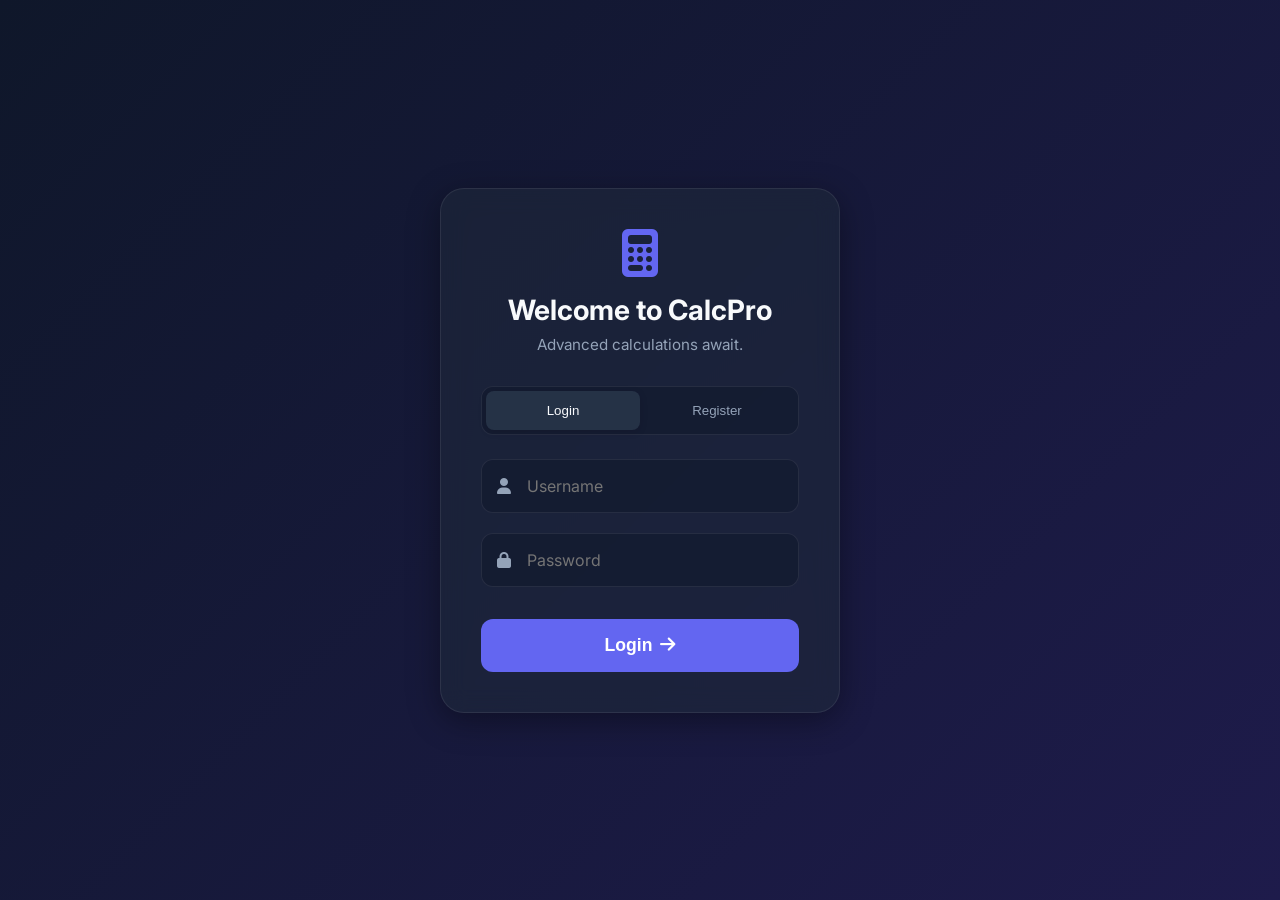
<file: frontend/login.html>
<!DOCTYPE html>
<html lang="en">
<head>
    <meta charset="UTF-8">
    <meta name="viewport" content="width=device-width, initial-scale=1.0">
    <title>Login - CalcPro</title>
    <link rel="stylesheet" href="style.css">
    <link href="https://fonts.googleapis.com/css2?family=Inter:wght@300;400;500;600;700&display=swap" rel="stylesheet">
    <link rel="stylesheet" href="https://cdnjs.cloudflare.com/ajax/libs/font-awesome/6.4.0/css/all.min.css">
</head>
<body class="dark-mode login-body">

    <div id="toast-container"></div>

    <div class="auth-container glass-panel animate-fade-in">
        <div class="auth-header">
            <i class="fa-solid fa-calculator logo-icon"></i>
            <h2>Welcome to CalcPro</h2>
            <p>Advanced calculations await.</p>
        </div>
        
        <div class="auth-tabs">
            <button class="tab-btn active" data-tab="login">Login</button>
            <button class="tab-btn" data-tab="register">Register</button>
        </div>

        <form id="auth-form" class="auth-form">
            <div class="input-group">
                <i class="fa-solid fa-user"></i>
                <input type="text" id="username" placeholder="Username" required autocomplete="off">
            </div>
            
            <div class="input-group animate-expand" id="email-group" style="display: none;">
                <i class="fa-solid fa-envelope"></i>
                <input type="email" id="email" placeholder="Email" autocomplete="off">
            </div>

            <div class="input-group">
                <i class="fa-solid fa-lock"></i>
                <input type="password" id="password" placeholder="Password" required>
            </div>

            <button type="submit" class="auth-submit-btn"><span id="auth-btn-text">Login</span> <i class="fa-solid fa-arrow-right"></i></button>
        </form>
    </div>

    <script src="script.js"></script>
</body>
</html>
</file>
<file: frontend/style.css>
:root {
  /* Dark Mode Variables (Default) */
  --bg-gradient: linear-gradient(135deg, #0f172a 0%, #1e1b4b 100%);
  --panel-bg: rgba(30, 41, 59, 0.6);
  --panel-border: rgba(255, 255, 255, 0.08);
  --text-main: #f8fafc;
  --text-muted: #94a3b8;
  --accent-color: #6366f1;
  --accent-hover: #4f46e5;
  --operator-color: #ec4899;
  --btn-bg: rgba(51, 65, 85, 0.6);
  --btn-hover: rgba(71, 85, 105, 0.8);
  --danger: #ef4444;
  --glass-shadow: 0 8px 32px 0 rgba(0, 0, 0, 0.37);
  --nav-bg: rgba(15, 23, 42, 0.8);
  --input-bg: rgba(15, 23, 42, 0.5);
  --success: #10b981;
}

.light-mode {
  --bg-gradient: linear-gradient(135deg, #f1f5f9 0%, #e2e8f0 100%);
  --panel-bg: rgba(255, 255, 255, 0.6);
  --panel-border: rgba(0, 0, 0, 0.05);
  --text-main: #0f172a;
  --text-muted: #64748b;
  --accent-color: #4f46e5;
  --accent-hover: #4338ca;
  --operator-color: #db2777;
  --btn-bg: rgba(241, 245, 249, 0.8);
  --btn-hover: rgba(226, 232, 240, 0.9);
  --glass-shadow: 0 8px 32px 0 rgba(31, 38, 135, 0.07);
  --nav-bg: rgba(248, 250, 252, 0.8);
  --input-bg: rgba(255, 255, 255, 0.8);
}

* {
  margin: 0;
  padding: 0;
  box-sizing: border-box;
}

body {
  font-family: 'Inter', sans-serif;
  background: var(--bg-gradient);
  color: var(--text-main);
  min-height: 100vh;
  overflow-x: hidden;
  transition: background 0.3s ease, color 0.3s ease;
}

/* Glassmorphism utility */
.glass-panel {
  background: var(--panel-bg);
  backdrop-filter: blur(12px);
  -webkit-backdrop-filter: blur(12px);
  border: 1px solid var(--panel-border);
  box-shadow: var(--glass-shadow);
  border-radius: 24px;
}

/* Navbar */
.navbar {
  display: flex;
  justify-content: space-between;
  align-items: center;
  padding: 1rem 5%;
  background: var(--nav-bg);
  backdrop-filter: blur(10px);
  border-bottom: 1px solid var(--panel-border);
  position: sticky;
  top: 0;
  z-index: 100;
}

.nav-brand {
  display: flex;
  align-items: center;
  gap: 0.75rem;
  font-size: 1.5rem;
  font-weight: 700;
  color: var(--accent-color);
}

.nav-links {
  display: flex;
  align-items: center;
  gap: 1rem;
}

.nav-btn {
  background: transparent;
  border: none;
  font-size: 1.25rem;
  color: var(--text-main);
  cursor: pointer;
  transition: color 0.2s;
  padding: 0.5rem;
}

.nav-btn:hover {
  color: var(--accent-color);
}

.logout-btn:hover {
  color: var(--danger);
}

.user-greeting {
  font-weight: 500;
  font-size: 0.95rem;
}

/* Dashboard Layout */
.app-layout {
  display: flex;
  flex-direction: column;
  gap: 2rem;
  padding: 2rem 5%;
  max-width: 1200px;
  margin: 0 auto;
}

@media (min-width: 900px) {
  .app-layout {
    flex-direction: row;
    align-items: flex-start;
  }
}

/* Calculator Section */
.calculator-section {
  flex: 1;
  display: flex;
  justify-content: center;
}

.calculator {
  width: 100%;
  max-width: 380px;
  padding: 1.5rem;
  display: flex;
  flex-direction: column;
  gap: 1.5rem;
}

.display {
  background: var(--input-bg);
  border-radius: 16px;
  padding: 1.5rem;
  text-align: right;
  min-height: 120px;
  display: flex;
  flex-direction: column;
  justify-content: flex-end;
  border: 1px solid var(--panel-border);
}

.expression-preview {
  color: var(--text-muted);
  font-size: 1.1rem;
  min-height: 1.5rem;
  word-break: break-all;
}

.main-display {
  font-size: 3rem;
  font-weight: 600;
  letter-spacing: -1px;
  overflow: hidden;
  text-overflow: ellipsis;
  white-space: nowrap;
}

.buttons-grid, .scientific-grid {
  display: grid;
  grid-template-columns: repeat(4, 1fr);
  gap: 0.75rem;
}

.calc-btn {
  background: var(--btn-bg);
  color: var(--text-main);
  border: 1px solid var(--panel-border);
  border-radius: 12px;
  padding: 1rem;
  font-size: 1.5rem;
  font-family: inherit;
  font-weight: 500;
  cursor: pointer;
  transition: all 0.2s cubic-bezier(0.4, 0, 0.2, 1);
  display: flex;
  justify-content: center;
  align-items: center;
}

.calc-btn:hover {
  background: var(--btn-hover);
  transform: translateY(-2px);
}

.calc-btn.operator {
  color: var(--operator-color);
  font-weight: 600;
}

.calc-btn.utility {
  color: var(--accent-color);
}

.calc-btn.equals {
  background: var(--accent-color);
  color: white;
  grid-column: span 1;
}

.calc-btn.equals:hover {
  background: var(--accent-hover);
}

/* Scientific Mode */
.scientific-toggle {
  display: flex;
  justify-content: space-between;
  align-items: center;
  padding: 0.5rem 0.25rem;
  color: var(--text-muted);
  font-size: 0.9rem;
  cursor: pointer;
  border-top: 1px solid var(--panel-border);
  margin-top: -0.5rem;
}

.scientific-toggle:hover {
  color: var(--text-main);
}

.scientific-grid {
  margin-top: -0.75rem;
}

.calc-btn.func {
  font-size: 1.1rem;
  color: var(--text-muted);
  background: transparent;
  border: 1px solid var(--panel-border);
}

.calc-btn.func:hover {
  background: var(--btn-bg);
  color: var(--text-main);
}

/* Sidebar Section */
.sidebar-section {
  flex: 1;
  display: flex;
  flex-direction: column;
  gap: 1.5rem;
  width: 100%;
}

.analytics-panel, .history-panel {
  padding: 1.5rem;
}

.analytics-panel h2, .history-panel .panel-header h2 {
  font-size: 1.2rem;
  font-weight: 600;
  margin-bottom: 1.25rem;
  display: flex;
  align-items: center;
  gap: 0.5rem;
}

.stats-row {
  display: grid;
  grid-template-columns: 1fr 1fr;
  gap: 1rem;
  margin-bottom: 1.5rem;
}

.stat-box {
  background: var(--input-bg);
  padding: 1rem;
  border-radius: 12px;
  display: flex;
  flex-direction: column;
  align-items: center;
  border: 1px solid var(--panel-border);
}

.stat-label {
  font-size: 0.85rem;
  color: var(--text-muted);
  text-transform: uppercase;
  letter-spacing: 0.5px;
  margin-bottom: 0.25rem;
}

.stat-value {
  font-size: 1.75rem;
  font-weight: 700;
  color: var(--accent-color);
}

.chart-container {
  position: relative;
  height: 200px;
  width: 100%;
}

/* History Panel */
.panel-header {
  display: flex;
  justify-content: space-between;
  align-items: center;
}

.export-btn {
  background: var(--btn-bg);
  color: var(--text-main);
  border: 1px solid var(--panel-border);
  padding: 0.5rem 1rem;
  border-radius: 8px;
  cursor: pointer;
  font-size: 0.85rem;
  transition: 0.2s;
  display: flex;
  gap: 0.5rem;
  align-items: center;
}

.export-btn:hover {
  background: var(--btn-hover);
}

.history-list {
  display: flex;
  flex-direction: column;
  gap: 0.75rem;
  max-height: 250px;
  overflow-y: auto;
  padding-right: 0.5rem;
}

/* Custom Scrollbar */
.history-list::-webkit-scrollbar {
  width: 6px;
}
.history-list::-webkit-scrollbar-track {
  background: transparent;
}
.history-list::-webkit-scrollbar-thumb {
  background: var(--btn-bg);
  border-radius: 4px;
}

.history-item {
  background: var(--input-bg);
  border: 1px solid var(--panel-border);
  padding: 1rem;
  border-radius: 12px;
  display: flex;
  justify-content: space-between;
  align-items: center;
  transition: transform 0.2s;
}

.history-item:hover {
  transform: translateX(4px);
}

.hist-expr {
  color: var(--text-muted);
  font-size: 0.9rem;
  margin-bottom: 0.25rem;
}

.hist-res {
  font-size: 1.25rem;
  font-weight: 600;
}

.hist-del {
  background: transparent;
  border: none;
  color: var(--danger);
  opacity: 0.5;
  cursor: pointer;
  transition: 0.2s;
  padding: 0.5rem;
}

.history-item:hover .hist-del {
  opacity: 1;
}

.pagination {
  display: flex;
  justify-content: center;
  align-items: center;
  gap: 1rem;
  margin-top: 1rem;
}

.page-btn {
  background: var(--btn-bg);
  border: none;
  color: var(--text-main);
  border-radius: 50%;
  width: 32px;
  height: 32px;
  display: flex;
  justify-content: center;
  align-items: center;
  cursor: pointer;
  transition: 0.2s;
}

.page-btn:hover:not(:disabled) {
  background: var(--accent-color);
  color: white;
}

.page-btn:disabled {
  opacity: 0.3;
  cursor: not-allowed;
}

/* Auth Login styles */
.login-body {
  display: flex;
  justify-content: center;
  align-items: center;
  padding: 1rem;
}

.auth-container {
  width: 100%;
  max-width: 400px;
  padding: 2.5rem;
}

.auth-header {
  text-align: center;
  margin-bottom: 2rem;
}

.logo-icon {
  font-size: 3rem;
  color: var(--accent-color);
  margin-bottom: 1rem;
}

.auth-header h2 {
  font-size: 1.75rem;
  margin-bottom: 0.5rem;
}

.auth-header p {
  color: var(--text-muted);
  font-size: 0.95rem;
}

.auth-tabs {
  display: flex;
  background: var(--input-bg);
  border-radius: 12px;
  padding: 0.25rem;
  margin-bottom: 1.5rem;
  border: 1px solid var(--panel-border);
}

.tab-btn {
  flex: 1;
  background: transparent;
  border: none;
  padding: 0.75rem;
  color: var(--text-muted);
  font-weight: 500;
  border-radius: 8px;
  cursor: pointer;
  transition: 0.3s;
}

.tab-btn.active {
  background: var(--btn-bg);
  color: var(--text-main);
  box-shadow: 0 2px 8px rgba(0,0,0,0.1);
}

.input-group {
  position: relative;
  margin-bottom: 1.25rem;
}

.input-group i {
  position: absolute;
  left: 1rem;
  top: 50%;
  transform: translateY(-50%);
  color: var(--text-muted);
}

.input-group input {
  width: 100%;
  background: var(--input-bg);
  border: 1px solid var(--panel-border);
  color: var(--text-main);
  padding: 1rem 1rem 1rem 2.8rem;
  border-radius: 12px;
  font-size: 1rem;
  font-family: inherit;
  transition: all 0.2s;
  outline: none;
}

.input-group input:focus {
  border-color: var(--accent-color);
  box-shadow: 0 0 0 2px rgba(99, 102, 241, 0.2);
}

.auth-submit-btn {
  width: 100%;
  background: var(--accent-color);
  color: white;
  border: none;
  padding: 1rem;
  border-radius: 12px;
  font-size: 1.1rem;
  font-weight: 600;
  cursor: pointer;
  transition: all 0.2s;
  display: flex;
  justify-content: center;
  align-items: center;
  gap: 0.5rem;
  margin-top: 2rem;
}

.auth-submit-btn:hover {
  background: var(--accent-hover);
  transform: translateY(-2px);
}

/* Toast Notifications */
#toast-container {
  position: fixed;
  bottom: 2rem;
  right: 2rem;
  z-index: 9999;
  display: flex;
  flex-direction: column;
  gap: 0.75rem;
}

.toast {
  background: var(--panel-bg);
  backdrop-filter: blur(12px);
  color: var(--text-main);
  padding: 1rem 1.5rem;
  border-radius: 12px;
  border: 1px solid var(--panel-border);
  box-shadow: var(--glass-shadow);
  display: flex;
  align-items: center;
  gap: 0.75rem;
  transform: translateX(120%);
  opacity: 0;
  animation: slideIn 0.3s forwards;
  min-width: 250px;
}

.toast.success i { color: var(--success); }
.toast.error i { color: var(--danger); }
.toast.info i { color: var(--accent-color); }

.toast.hiding {
  animation: fadeOut 0.3s forwards;
}

/* Utilities & Animations */
.is-hidden {
  display: none !important;
}

@keyframes slideIn {
  to { transform: translateX(0); opacity: 1; }
}

@keyframes fadeOut {
  to { transform: translateY(10px); opacity: 0; }
}

.animate-fade-in {
  animation: fadeIn 0.5s ease;
}

@keyframes fadeIn {
  from { opacity: 0; transform: translateY(10px); }
  to { opacity: 1; transform: translateY(0); }
}
</file>
